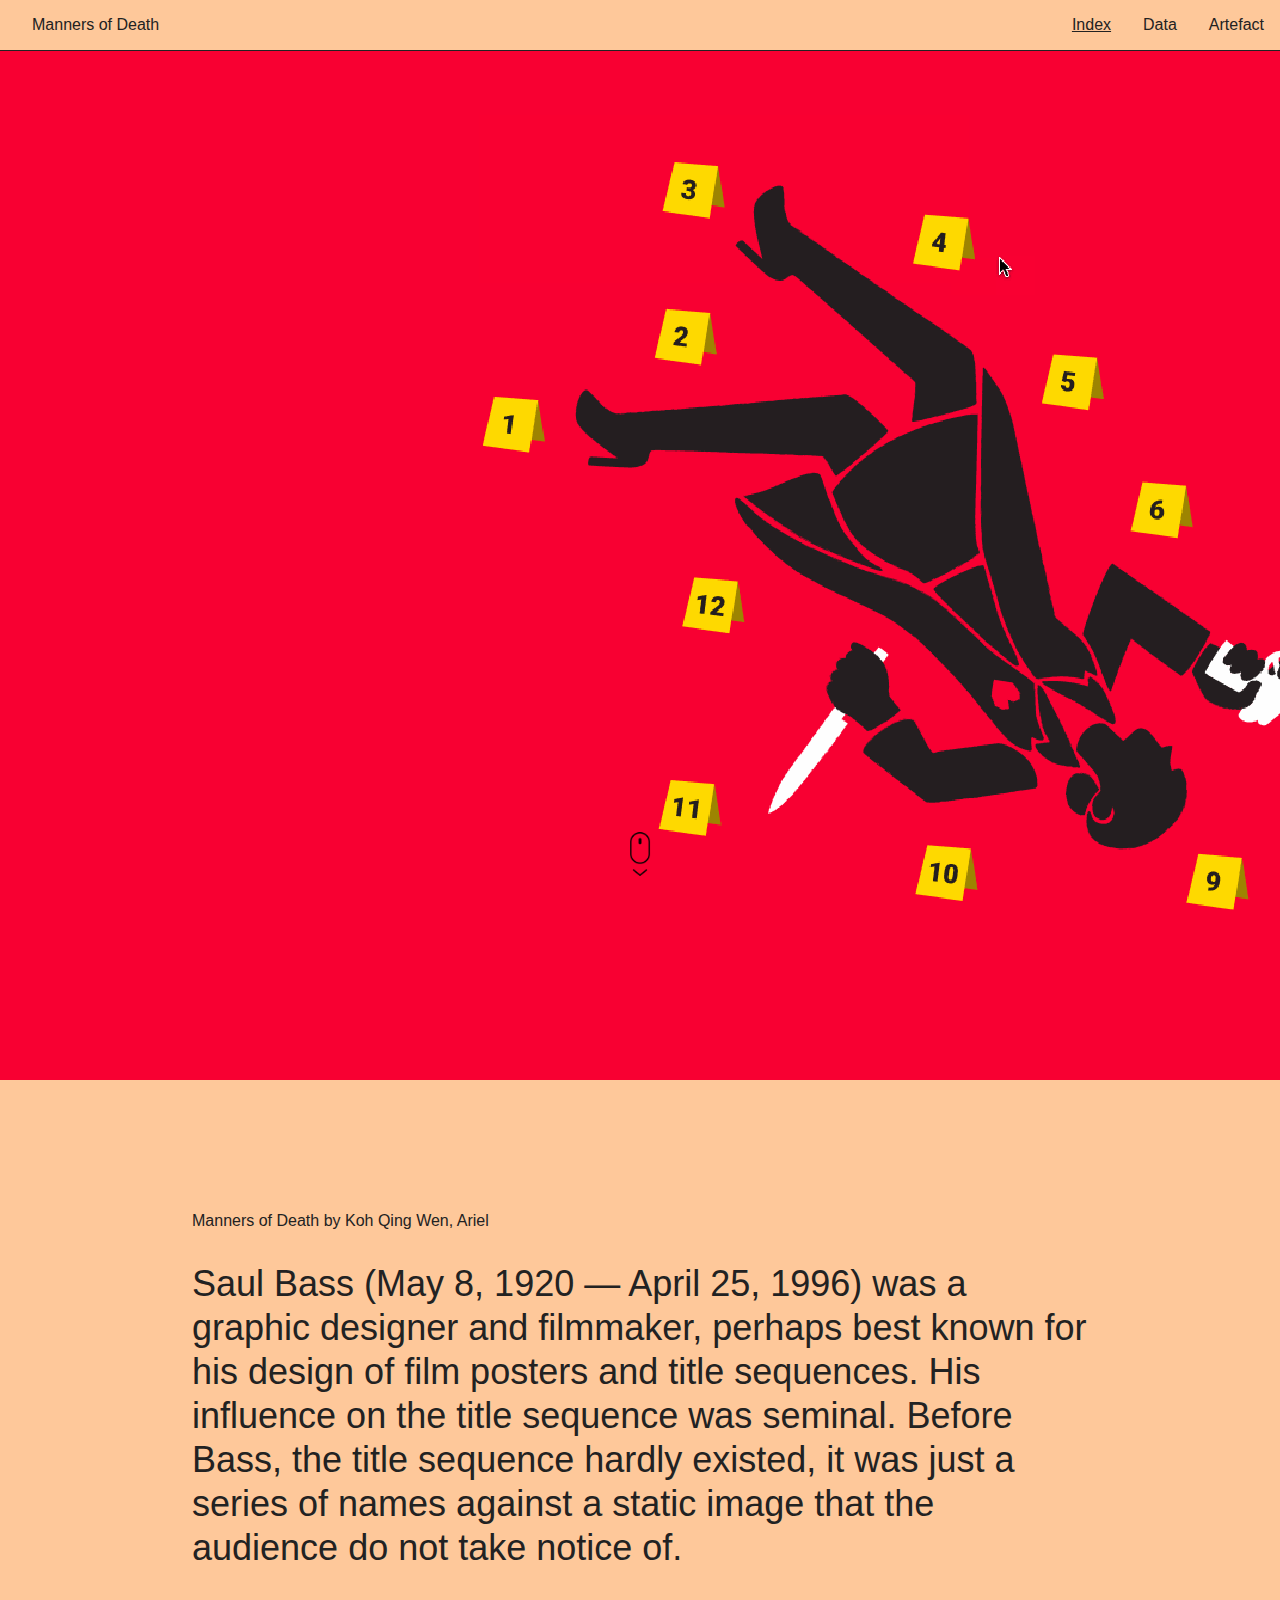
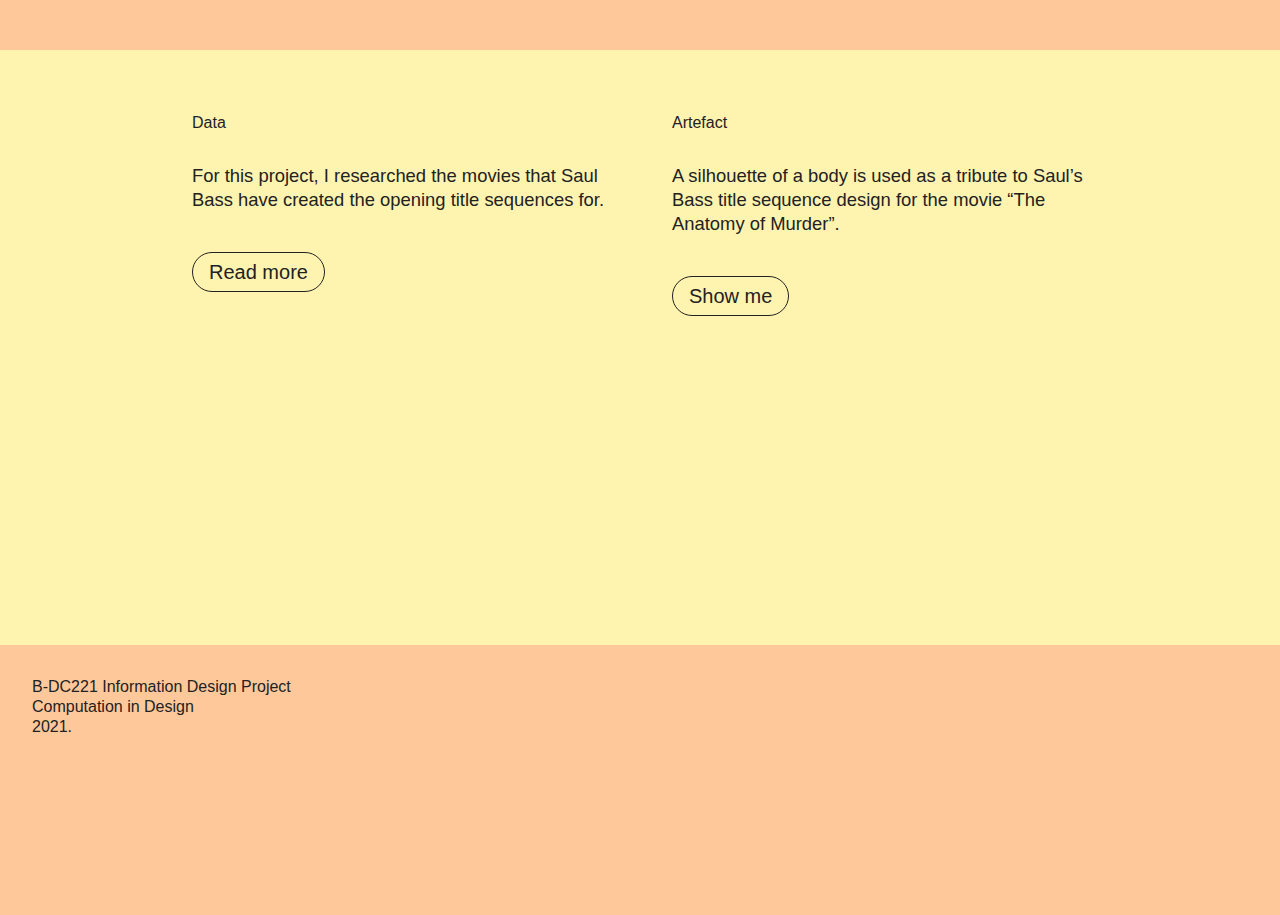
<file: index.html>
<!DOCTYPE html>
<!--
    README
    To make changes to the document below, you need to read through 
    the following HTML code and comments. Content blocks can be identified 
    by their id and class name. Read through the code thoroughly so that you 
    can make modifications if necessary. Ideally, you will understand the 
    structure of the HTML code below so that you can add your own content 
    blocks that suits your content and design best.
    -->

<html lang="en">
  <head>
    <title>CiD August – November 2021, Information Design Project.</title>

    <!-- Meta information, for machines to read, SEO -->
    <meta charset="utf-8" />
    <meta name="description" content="" />
    <meta name="Author" content="" />
    <meta name="keywords" content="" />
    <meta name="viewport" content="width=device-width, initial-scale=1, viewport-fit=cover" />

    <!-- Load StyleSheets -->
    <link rel="stylesheet" type="text/css" href="./css/default.css" />
    <link rel="stylesheet" type="text/css" href="./css/menu.css" />
    <link rel="stylesheet" type="text/css" href="./css/styles.css" />
  </head>

  <body>
    <!-- Main content container -->
    <div class="container">
      <!-- Header Menu -->
      <nav class="main-nav__bar">
        <a href="./index.html" class="main-nav__title">Manners of Death</a>
        <ul class="main-nav__list">
          <li class="main-nav__item man-nav__current"><a href="./index.html">Index</a></li>
          <li class="main-nav__item"><a href="./data.html">Data</a></li>
          <li class="main-nav__item"><a href="./artefact.html">Artefact</a></li>
        </ul>
        <div class="main-nav__ham">
          <span class="main-nav__ham-bar"></span>
          <span class="main-nav__ham-bar"></span>
          <span class="main-nav__ham-bar"></span>
        </div>
      </nav>

      <main>
        <section id="intro">
          <!-- the hero image -->
          <div class="index__container bg__1">
            <div class="index__gif">
              <img src="./assets/index/index-1.gif"/>
            </div>
            <div class="bounce"><img src="assets/scroll-black.png" /></div>
          </div>
          <!-- brief project description and your name -->
          <div class="content-default__container padding__bottom-normal bg__1">
            <section id="project-description">
              <div class="content-default__row padding__top-large">
                <div class="content-default__column-1">
                  <h2 class="padding__bottom-normal">Manners of Death by Koh Qing Wen, Ariel</h2>
                  <p class="p__large">
                  Saul Bass (May 8, 1920 — April 25, 1996) was a graphic designer and filmmaker, perhaps best known for his design of film posters and title sequences. His influence on the title sequence was seminal. Before Bass, the title sequence hardly existed, it was just a series of names against a static image that the audience do not take notice of.
                  </p>
                </div>
              </div>
            </section>
          </div>

          <div class="content-default__container padding__top-normal padding__bottom-xlarge bg__2">
            <section id="project-sections">
              <div class="content-default__row">
                <div class="content-default__column-1">
                  <h2 class="padding__bottom-normal">Data</h2>
                  <p>
                    For this project, I researched the movies that Saul Bass have created the opening title sequences for.
                  </p>
                  <p class="padding__top-normal padding__bottom-normal">
                    <a href="./data.html" class="link__rounded">Read more</a>
                  </p>
                </div>

                <div class="content-default__column-1">
                  <h2 class="padding__bottom-normal">Artefact</h2>
                  <p>
                    A silhouette of a body is used as a tribute to Saul’s Bass title sequence design for the movie “The Anatomy of Murder”. 
                  </p>
                  <p class="padding__top-normal padding__bottom-normal">
                    <a href="./artefact.html" class="link__rounded">Show me</a>
                  </p>
                </div>
              </div>
            </section>
          </div>
        </section>
      </main>

      <footer class="footer bg__1">
        <p class="p__small footer__content">B-DC221 Information Design Project<br />Computation in Design<br />2021.</p>
      </footer>
    </div>

    <!-- finally, load our main javasript file -->
    <script src="./js/main.js"></script>
  </body>
</html>
</file>
<file: css/default.css>
*,
body {
  margin: 0;
  padding: 0;
}

p {
  font-size: inherit;
  font-weight: inherit;
  color: inherit;
  line-height: inherit;
  margin-bottom: 1rem;
}

.p__side {
  font-size: 1rem;
  line-height: 1.25rem;
  width: 75%;
  max-width: 85%;
}

/* Links */

a {
  text-decoration: none;
  font-size: inherit;
  font-weight: inherit;
  color: inherit;
  line-height: inherit;
  transition: 0.5s;
}

a:hover {
  transition: 0.5s;
}

.link__rounded {
  padding: 0.5rem 1rem;
  border-radius: 4rem;
  border: solid 1px;
}

.link__rounded:hover {
  background: #fff;
}

.link__list-item {
  display: inline-block;
  margin-right: 0.5rem;
  margin-top: 2rem;
}

/* figures */

figcaption {
  padding: 1rem 2rem;
  font-style: italic;
}

.invisible {
  display: none;
}
/* Hero Element for the Landing page */

.hero__container {
  width: 100%;
}

.hero__image,
.hero__image img {
  width: 100%;
  height: 100vh;
  object-fit: cover;
  position: relative;
}

.hero__overlay {
  color: #ffffff;
  font-size: 5rem;
  font-weight: 200;
}

.hero__overlay {
  top: 20vh;
  color: #ffffff;
  font-size: 5rem;
  font-weight: 200;
  left: 2rem;
  min-width: 50vw;
  text-align: left;
  position: absolute;
}

/* Default Content Elements */

.content-default__teaser {
  display: flex;
  flex-direction: column;
  justify-content: space-between;
  font-size: 3rem;
  line-height: 3.5rem;
  max-width: 960px;
  padding: 2rem;
}

.content-default__row {
  display: flex;
  flex-direction: row;
  flex-wrap: wrap;
  gap: 4rem;
  padding: 2rem;
}

.content-default__column-1 {
  display: flex;
  flex-basis: 100%;
  flex-direction: column;
  flex: 1;
}

.content-default__column-2 {
  display: flex;
  flex-basis: 100%;
  flex-direction: column;
  flex: 2;
}

.content-default__image {
  width: 100%;
}

.content-default__full-image img {
  display: block;
  height: 100vh;
  object-fit: cover;
  width: 100%;
}

.content-default__references li,
.content-default__references li i {
  list-style: none;
  margin-bottom: 0.5rem;
  font-size: 1rem;
  line-height: 1.25rem;
  font-weight: 400;
}

/* Footer */

.footer {
  z-index: 60;
  width: 100%;
  min-height: 30vh;
  position: absolute;
}

.footer__content {
  padding: 2rem;
  color: inherit;
}

/*Table */

.data-table__outer {
  width: 100%;
}

.data-table__head,
.data-table__head th {
  border-bottom: 1px solid #999999;
  font-size: 1rem;
  font-weight: 400;
  padding: 1rem 0;
  text-align: left;
}

.data-table__body,
.data-table__body td {
  border-bottom: 1px solid #666666;
  padding: 0.5rem 0.5rem;
  font-size: 1.25rem;
}

/* Gallery, series of images arranged 
 * in a grid which adapts to window width 
*/

.content-gallery__container {
  align-items: center;
  display: flex;
  flex-direction: row;
  flex-wrap: wrap;
  justify-content: center;
  margin: auto;
  max-width: 1280px;
  padding: 0 1rem;
}

.content-gallery__figure {
  flex-grow: 0;
  flex-basis: 512px;
  margin: 1rem;
}

.content-gallery__figure figcaption {
  font-size: 0.9rem;
}

.content-gallery__figure img {
  height: auto;
  max-width: 680px;
  min-width: 320px;
  width: 100%;
  height: 100%;
}

/* Image Slider Gallery Splide */

.splide-gallery {
  height: 100%;
  width: 100%;
}

.splide-gallery img {
  width: 100%;
  height: auto;
}

button.splide__arrow {
  background: transparent;
}

.splide__arrow svg {
  fill: #ffffff;
}

.splide__pagination {
  top: 105%;
}

button.splide__pagination__page {
  background: #000;
  margin: 4px;
  width: 10px;
  height: 10px;
}

.gallery-image {
  position: absolute;
}

.disable-select {
  -webkit-user-select: none;
  -moz-user-select: none;
  -ms-user-select: none;
  user-select: none;
  pointer-events: none;
}
.sketch__full iframe {
  margin: 0;
  padding: 0;
  width: 100%;
  height: 100vh;
  display: block;
}

/* padding */

.padding__top-xlarge {
  padding-top: 16rem;
}
.padding__top-large {
  padding-top: 8rem;
}

.padding__top-medium {
  padding-top: 4rem;
}

.padding__top-normal {
  padding-top: 2rem;
}

.padding__top-small {
  padding-top: 1rem;
}
.padding__bottom-xlarge {
  padding-bottom: 16rem;
}
.padding__bottom-large {
  padding-bottom: 8rem;
}
.padding__bottom-medium {
  padding-bottom: 4rem;
}
.padding__bottom-normal {
  padding-bottom: 2rem;
}
.padding__bottom-small {
  padding-bottom: 1rem;
}

.padding__left-xlarge {
  padding-left: 16rem;
}

.padding__left-large {
  padding-left: 8rem;
}

.padding__left-normal {
  padding-left: 2rem;
}

.padding__left-small {
  padding-left: 1rem;
}

.margin__left-xlarge {
  margin-left: 16rem;
}

.margin__left-large {
  margin-left: 8rem;
}

.margin__left-normal {
  margin-left: 2rem;
}

.margin__left-small {
  margin-left: 1rem;
}

/* standard width, used for text blocks and images */
.max-width__1-4 {
  max-width: 320px;
  width: 25%;
}
.max-width__2-4 {
  max-width: 640px;
  width: 50%;
}
.max-width__3-4 {
  max-width: 960px;
  width: 75%;
}

.max-width__1-2 {
  max-width: 640px;
  width: 50%;
}

.max-width__1-3 {
  max-width: 512px;
  width: 33%;
}
.max-width__2-3 {
  max-width: 1024px;
  width: 67%;
}
.max-width__full {
  max-width: 100%;
  width: 100%;
}
.width__50 {
  width: 50%;
}

.bounce {
  position: absolute;
  text-align: center;
  left: 50%;
  bottom: 0;
  margin-top: -25px;
  margin-left: -25px;
  height: 80px;
  width: 50px;
  font-size: 4rem;
  color: rgb(255, 255, 255);
  -webkit-animation: bounce 2s infinite;
  -moz-animation: bounce 2s infinite;
  -o-animation: bounce 2s infinite;
  animation: bounce 2s infinite;
}

.bounce img {
  width: 50px;
}

@-webkit-keyframes bounce {
  0% {
    bottom: 0px;
  }
  50% {
    bottom: 15px;
  }
  100% {
    bottom: 30;
  }
}

@-moz-keyframes bounce {
  0% {
    bottom: 0px;
  }
  50% {
    bottom: 15px;
  }
  100% {
    bottom: 30;
  }
}

@-o-keyframes bounce {
  0% {
    bottom: 0px;
  }
  50% {
    bottom: 15px;
  }
  100% {
    bottom: 30;
  }
}

@keyframes bounce {
  0% {
    bottom: 0px;
  }
  50% {
    bottom: 15px;
  }
  100% {
    bottom: 30;
  }
}

/* 
 * Media Queries
 * Adjust layout based on screen width.
 * media query specific styles, these styles are changed and apply 
 * when the website is used on a mobile device in portrait mode. 
*/

@media only screen and (orientation: portrait) and (min-device-width: 375px) {
  .content-default__row {
    flex-direction: column;
    gap: 1rem;
    padding: 2rem;
  }

  .content-default__row h2 {
    border: 0;
  }

  .content-default__teaser {
    font-size: 2rem;
    line-height: 2.5rem;
    padding: 1rem;
  }

  .content-gallery__figure {
    margin: 1rem 0;
  }

  .max-width__1-4,
  .max-width__2-4,
  .max-width__3-4,
  .max-width__1-2,
  .max-width__1-3,
  .max-width__2-3 {
    width: 100%;
    max-width: 100%;
  }

  .padding__left-xlarge,
  .padding__left-large,
  .padding__left-normal,
  .padding__left-small {
    padding-left: 0;
  }

  .p__side {
    width: 85%;
    max-width: 85%;
  }
}

@media only screen and (orientation: landscape) and (max-width: 1920px) and (min-width: 1280px) {
  .content-default__row {
    padding-left: 15%;
    padding-right: 15%;
  }
}
</file>
<file: css/menu.css>
/* 
 * Top menu bar navigation.
 * changes to hamburger-menu when width is below threshold.
 */

.main-nav__bar {
  background: #f4f4f4;
  border-bottom: 1px solid #222222;
  color: #222222;
  display: flex;
  justify-content: space-between;
  position: fixed;
  width: 100%;
  z-index: 100;
}

.man-nav__current {
  font-weight: 700;
}

.main-nav__list {
  align-items: center;
  display: flex;
  flex-wrap: wrap;
  list-style-type: none;
}

.main-nav__item,
.main-nav__title {
  margin: 0 1rem;
  padding: 1rem 0;
}

.main-nav__title {
  margin: 0 2rem;
  z-index: 10000;
  color: #fff;
}

.main-nav__item a {
  color: inherit;
  display: block;
}

.main-nav__item a:hover {
  color: #10b981;
}

.main-nav__ham {
  display: none;
  padding: 2rem;
}

.main-nav__ham-bar {
  display: block;
  width: 30px;
  height: 2px;
  margin: 4px auto;
  -webkit-transition: all 0.3s ease-in-out;
  transition: all 0.3s ease-in-out;
  background: #222222;
}

@media only screen and (max-width: 768px) {
  .main-nav__list {
    align-items: flex-start;
    background: #222222;
    flex-direction: column;
    height: 100vh;
    left: -100%;
    padding-top: 20vh;
    position: fixed;
    text-align: left;
    transition: 0.3s;
    width: 100%;
  }

  .main-nav__list.active {
    left: 0;
  }

  .main-nav__item,
  .main-nav__item a {
    font-size: 3rem;
    font-weight: 300;
    margin-left: 1rem;
    padding: 0;
    width: 80%;
    color: #eeeeee;
    padding-bottom: 0rem;
  }

  .main-nav__ham {
    display: block;
    cursor: pointer;
    padding: 1rem;
  }

  .main-nav__ham.active .main-nav__ham-bar:nth-child(2) {
    opacity: 0;
  }

  .main-nav__ham.active .main-nav__ham-bar:nth-child(1) {
    -webkit-transform: translateY(3px) rotate(45deg);
    transform: translateY(5px) rotate(45deg);
  }

  .main-nav__ham.active .main-nav__ham-bar:nth-child(3) {
    -webkit-transform: translateY(-3px) rotate(-45deg);
    transform: translateY(-5px) rotate(-45deg);
  }
}
</file>
<file: css/styles.css>
*,
body {
  font-family: -apple-system, BlinkMacSystemFont, "Segoe UI", Roboto, Oxygen, Ubuntu, Cantarell, "Open Sans",
    "Helvetica Neue", sans-serif;
  font-size: 16px;
  font-weight: 400;
}

/*
To change the background and foreground colors, replace 
hex-coded color #f4f4f4 with your background color. Then replace 
hex-coded color #222222 with your foreground (text) color. To 
change the link-hover color, look for hex-coded color #10b981
*/

/* General background color */

body {
  background: #f4f4f4;
}

/* Headings */

h1,
h2,
h3,
h4,
h5,
h6 {
  font-weight: 500;
  color: #222222;
}

.heading__normal {
  font-size: 1.5rem;
}

.heading__sub-1 {
  font-size: 1.15rem;
  text-decoration: underline;
}

.heading__sub-2 {
  font-size: 1.15rem;
  text-decoration: underline;
  padding-bottom: 2rem;
}

/* Paragraphs */

p {
  font-size: 1.15rem;
  line-height: 1.5rem;
  font-weight: 500;
  color: #222222;
}

.p__large {
  font-size: 2.25rem;
  line-height: 2.75rem;
  font-weight: 400;
}

.p__small {
  font-size: 1rem;
  line-height: 1.25rem;
  font-weight: 500;
}

.p__table {
  font-size: 1rem;
  padding: 0.5rem 1rem;
  line-height: 1.25rem;
  font-weight: 500;
}

/* Links */

.link__rounded {
  background: transparent;
  font-size: 1.25rem;
}

.link__rounded:hover {
  background: #fff;
}

a:hover {
  color: #10b981;
}

/* Others */

li {
  color: #222222;
}

figcaption {
  color: #222222;
}

/* Menu */

.main-nav__bar {
  background: #FEC89A;
  border-bottom: 1px solid #222222;
}

.main-nav__title {
  color: #222222;
}

.main-nav__item,
.main-nav__title {
  font-size: 1rem;
  font-weight: 500;
  color: #222222;
}

.man-nav__current {
  text-decoration: underline;
}

.main-nav__item a:hover {
  color: #10b981;
}

/* Footer */

.footer {
  color: #222222;
}

/* Color blocks */
.bg__1 {
  background: rgb(254, 200, 154);
}
.bg__2 {
  background: rgb(255, 243, 176);
}
.bg__3 {
  background: rgb(255, 255, 255);
}

/* 
 * Media Queries
 * Adjust layout based on screen width.
 * media query specific styles, these styles are changed and apply 
 * when the website is used on a mobile device in portrait mode. 
*/

@media only screen and (orientation: portrait) and (min-device-width: 375px) {
  .content-default__teaser {
    padding: 1rem;
  }

  .content-default__row h2 {
    border: 0;
  }

  .link__rounded {
    padding: 0.5rem 1rem;
    font-size: 1rem;
  }

  .heading__normal {
    font-size: 2rem;
  }

  .heading__sub-1,
  .heading__sub-2 {
    font-weight: 500;
    font-size: 1rem;
  }

  p {
    font-size: 1rem;
    line-height: 1.25rem;
  }

  .p__large {
    font-size: 1.75rem;
    line-height: 2rem;
  }

  .p__xlarge {
    font-size: 2.25rem;
  }

  .p__side {
    font-size: 0.75rem;
    width: 85%;
    max-width: 85%;
  }
}

@media only screen and (max-width: 768px) {
  .main-nav__list {
    background: #222222;
  }

  .main-nav__item,
  .main-nav__item a {
    font-size: 3rem;
    color: #f4f4f4;
    font-weight: 300;
  }
  .main-nav__item a:hover {
    color: #10b981;
  }
}
</file>
